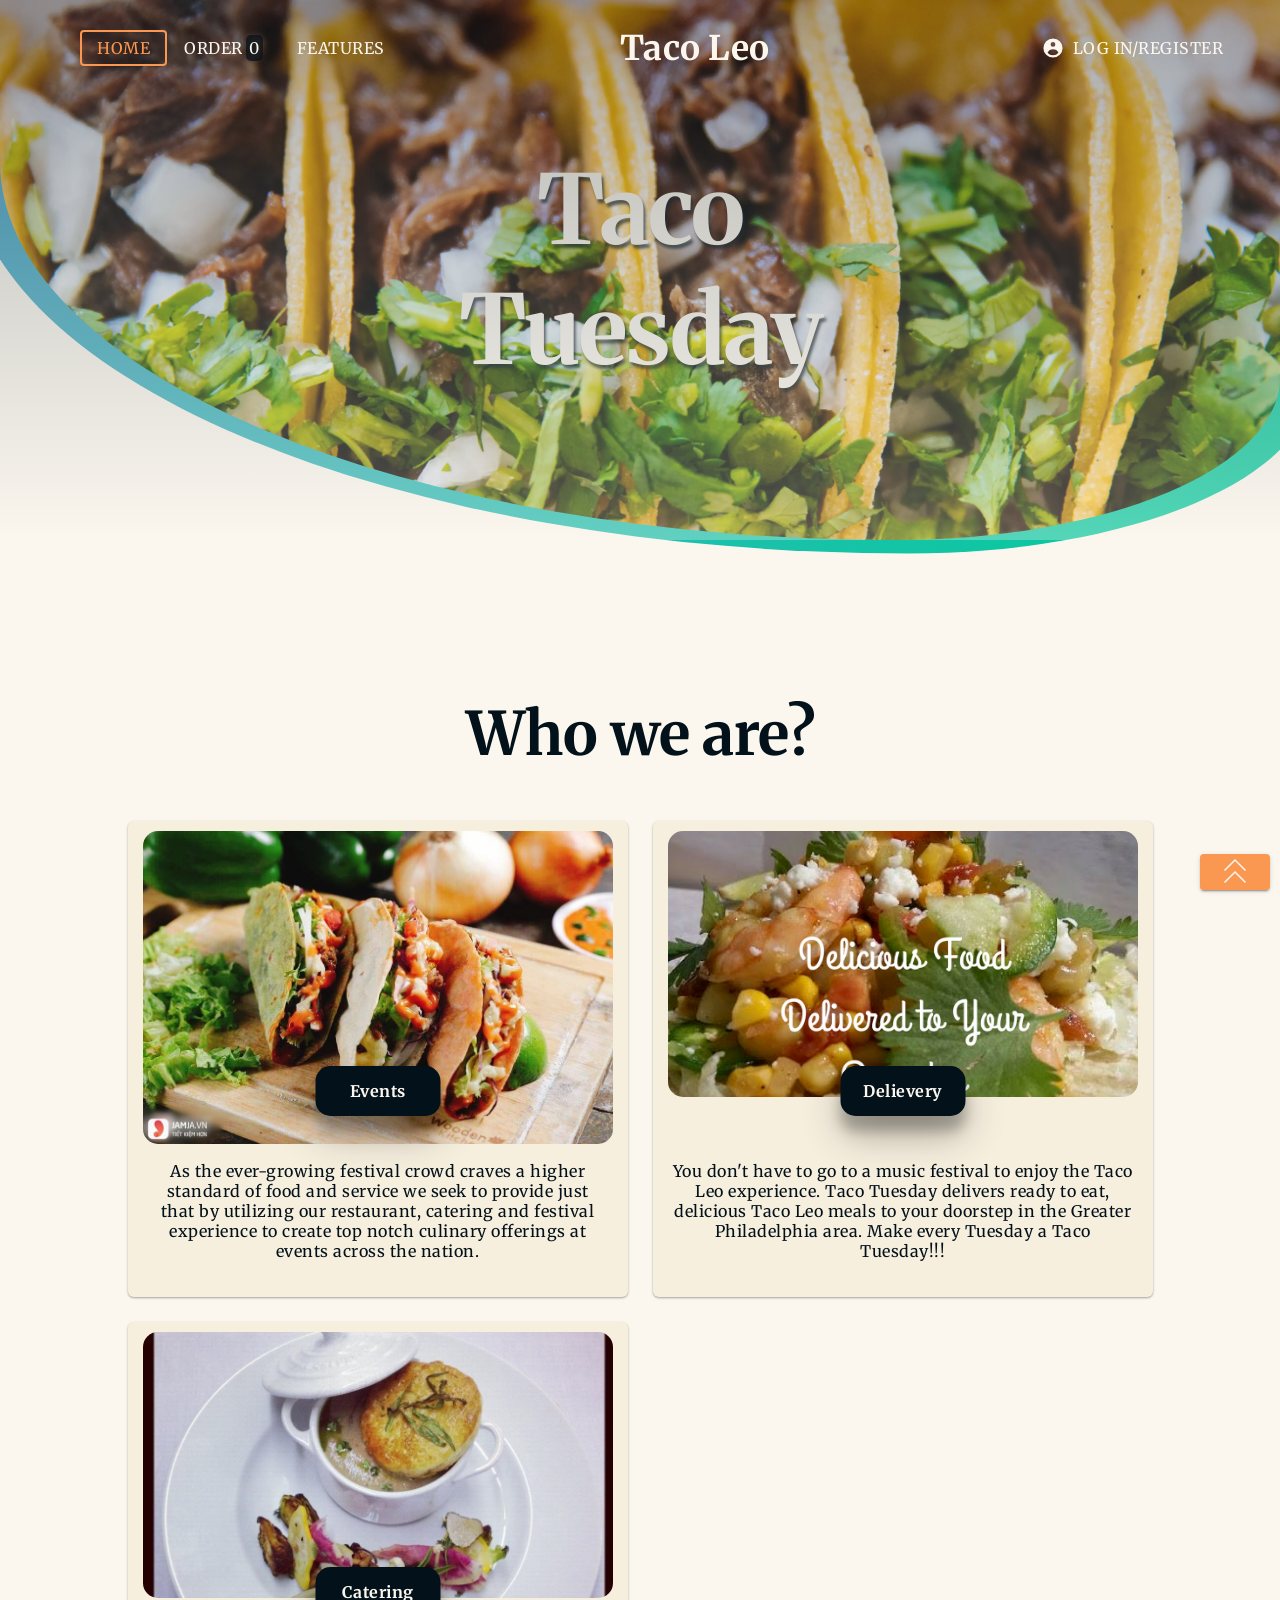
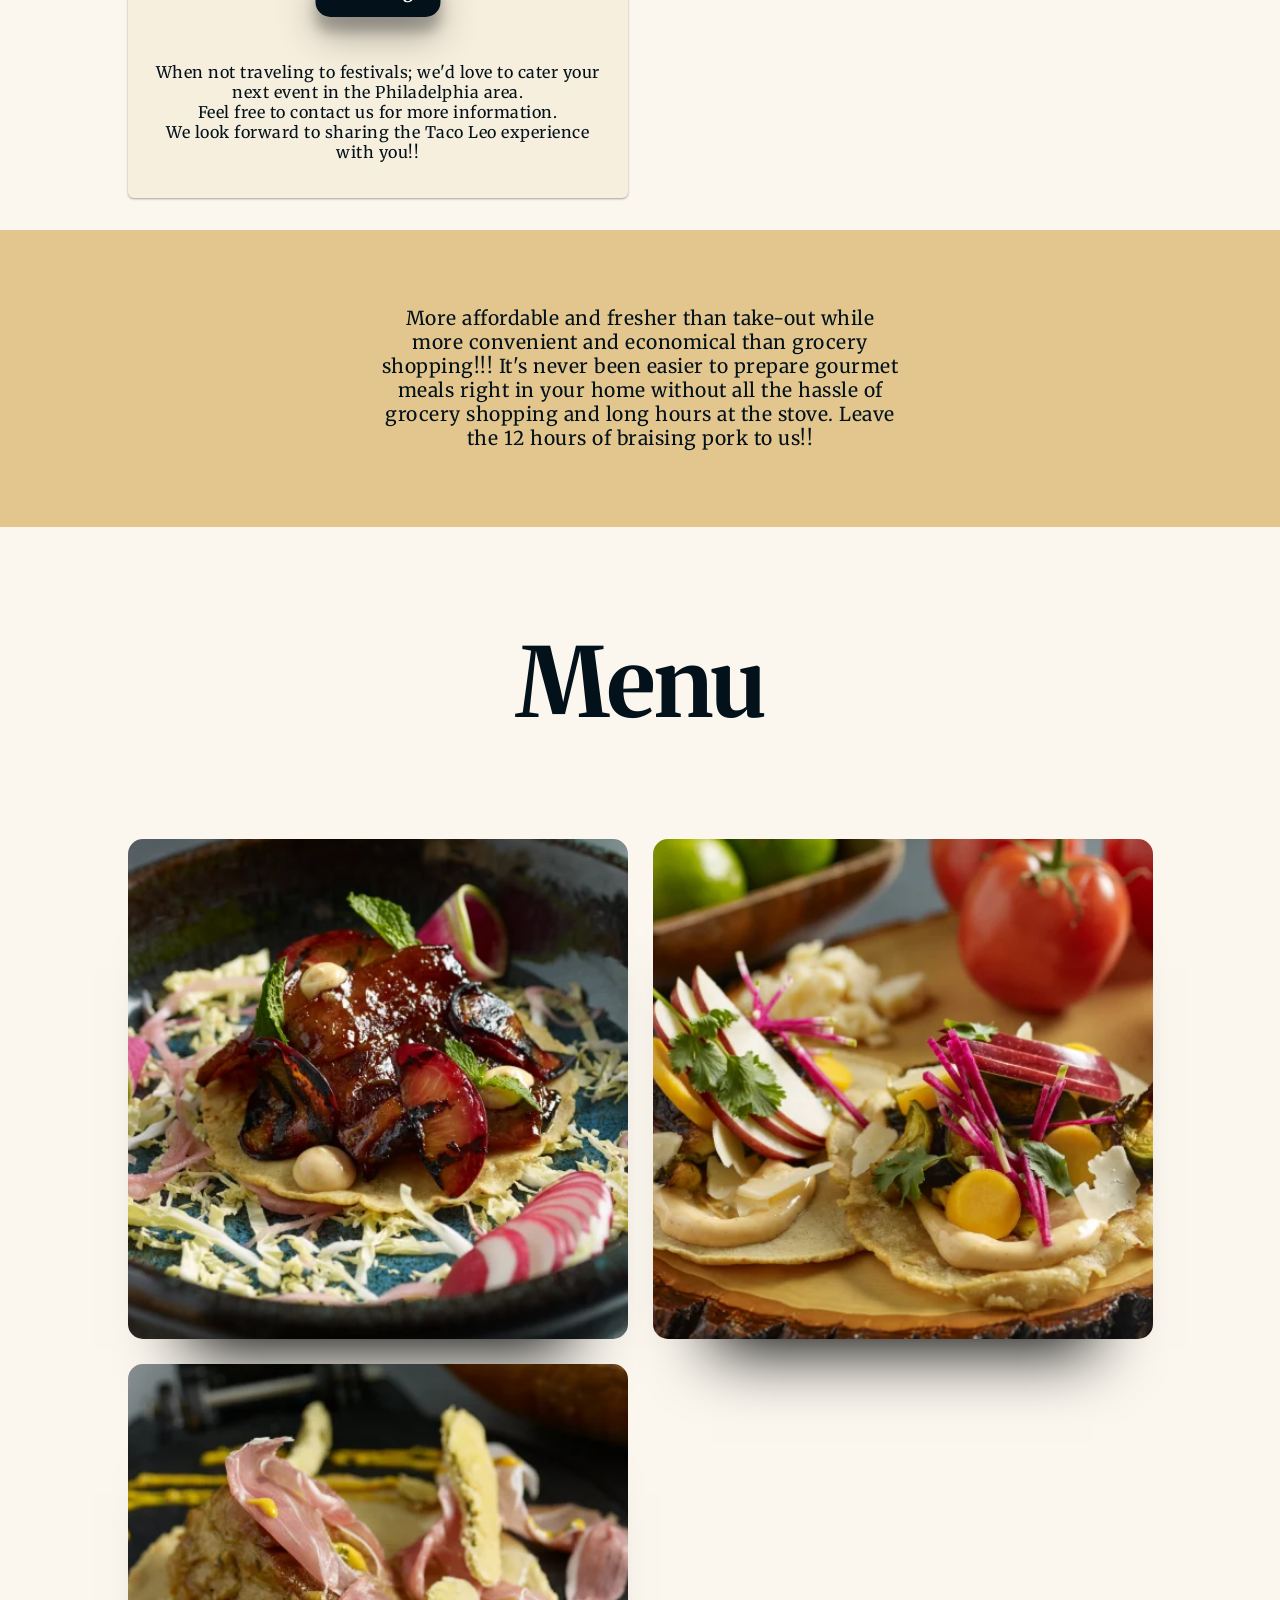
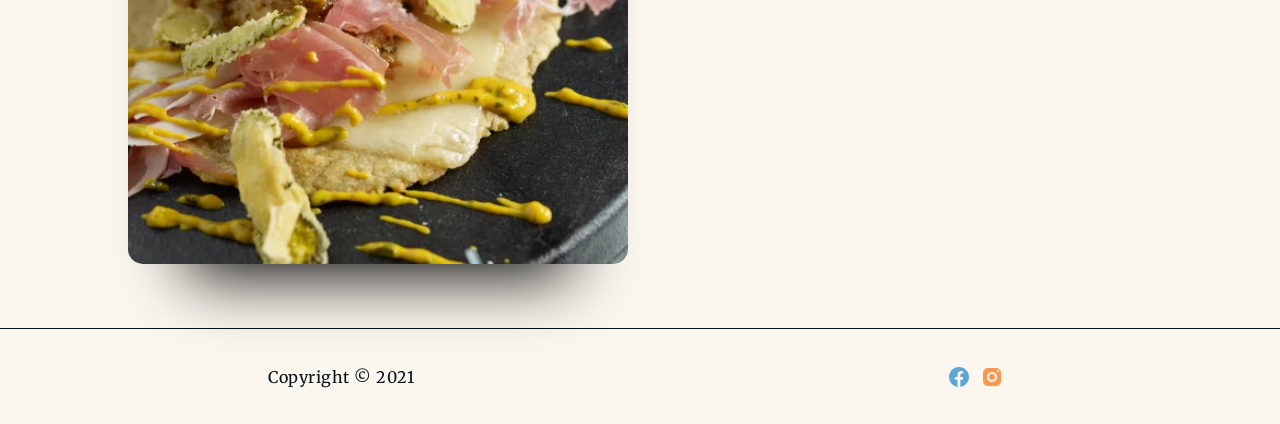
<file: 1.1/104175915-LeBaTung-Interface/1.1/web-dev-assign2/index.html>
<!DOCTYPE html>
<html lang="en">
  <head>
    <title>Taco Leo</title>
    <meta charset="UTF-8" />
    <meta name="viewport" content="width=device-width, initial-scale=1" />
    <!-- Loading base css -->
    <link href="css/style.css" rel="stylesheet" />
    <!-- Loading google fonts -->
    <link rel="preconnect" href="https://fonts.googleapis.com" />
    <link rel="preconnect" href="https://fonts.gstatic.com" crossorigin />
    <link
      href="https://fonts.googleapis.com/css2?family=Merriweather:ital,wght@0,400;0,700;1,400;1,700&display=swap"
      rel="stylesheet"
    />
    <!-- Loading utility functions -->
    <script src="js/utils.js"></script>
    <!-- Using defer to load the script after finishing rendering the DOM -->
    <script defer src="js/script.js"></script>
  </head>
  <body>
    <!-- Temp elements for scroll to top button -->
    <span id="top"></span>
    <a href="#top" class="btn ripple__wrapper totop">
      <svg
        xmlns="http://www.w3.org/2000/svg"
        className="h-6 w-6"
        fill="none"
        viewBox="0 0 24 24"
        stroke="currentColor"
      >
        <path
          strokeLinecap="round"
          strokeLinejoin="round"
          strokeWidth="{2}"
          d="M5 11l7-7 7 7M5 19l7-7 7 7"
        />
      </svg>
    </a>
    <article class="container">
      <!-- Using BEM sytax for naming class -->
      <header>
        <nav class="header__navbar">
          <!-- Toogle left menu for mobile mode -->
          <div class="header__navbar__menu--left">
            <span class="header__navbar__menu--left__line"></span>
            <span class="header__navbar__menu--left__line"></span>
            <span class="header__navbar__menu--left__line"></span>
          </div>
          <!-- Left side of the navbar show basic pages -->
          <ul class="header__navbar__wrapper--left">
            <li
              class="ripple__wrapper header__navbar__link header__navbar__link--active"
            >
              <a href="index.html">Home</a>
            </li>
            <li
              class="ripple__wrapper header__navbar__link header__navbar__link--order"
            >
              <a href="order.html"
                >Order
                <span class="header__navbar__link--order__cart">0</span></a
              >
            </li>
            <li class="ripple__wrapper header__navbar__link">
              <a href="features.html">Features</a>
            </li>
          </ul>
          <!-- Middle part of the navbar showing web title or icon -->
          <div class="header__navbar__wrapper--right">
            <h4 class="header__navbar__heading">Taco Leo</h4>
          </div>
          <!-- Right side of the navbar showing register/login button -->
          <ul class="header__navbar__wrapper--right">
            <li class="ripple__wrapper header__navbar__link">
              <a href="register.html">
                <span class="icon">
                  <svg
                    xmlns="http://www.w3.org/2000/svg"
                    class="h-5 w-5"
                    viewBox="0 0 20 20"
                    fill="currentColor"
                  >
                    <path
                      fill-rule="evenodd"
                      d="M18 10a8 8 0 11-16 0 8 8 0 0116 0zm-6-3a2 2 0 11-4 0 2 2 0 014 0zm-2 4a5 5 0 00-4.546 2.916A5.986 5.986 0 0010 16a5.986 5.986 0 004.546-2.084A5 5 0 0010 11z"
                      clip-rule="evenodd"
                    />
                  </svg>
                </span>
                <span class="header__navbar__link__inner--desktop"
                  >Log In/Register</span
                >
              </a>
            </li>
          </ul>
        </nav>
        <!-- Box Highlight Navbar when focus or being actived -->
        <div class="header__navbar__box"></div>
        <!-- Cover photo for the page -->
        <div class="header__banner header__banner--home">
          <h1>Taco<br />Tuesday</h1>
        </div>
      </header>
      <main class="main--home">
        <section class="main__aboutus">
          <h2>Who we are?</h2>
          <div class="main__aboutus__container">
            <div class="main__aboutus__content">
              <img src="images/tacos.jpg" alt="Events" />
              <p class="main__aboutus__content__title">Events</p>
              <p class="main__aboutus_-content__description">
                As the ever-growing festival crowd craves a higher standard of
                food and service we seek to provide just that by utilizing our
                restaurant, catering and festival experience to create top notch
                culinary offerings at events across the nation.
              </p>
            </div>
            <div class="main__aboutus__content">
              <img src="images/home.delivery.png" alt="Delivery" />
              <p class="main__aboutus__content__title">Delievery</p>
              <p class="main__aboutus_-content__description">
                You don't have to go to a music festival to enjoy the Taco Leo
                experience. Taco Tuesday delivers ready to eat, delicious Taco
                Leo meals to your doorstep in the Greater Philadelphia area.
                Make every Tuesday a Taco Tuesday!!!
              </p>
            </div>
            <div class="main__aboutus__content">
              <img src="images/home.catering.jpeg" alt="Catering" />
              <p class="main__aboutus__content__title">Catering</p>
              <p class="main__aboutus_-content__description">
                When not traveling to festivals; we'd love to cater your next
                event in the Philadelphia area. <br />Feel free to contact us
                for more information. <br />We look forward to sharing the Taco
                Leo experience with you!!
              </p>
            </div>
          </div>
        </section>
        <section class="main__moreaboutus">
          <p>
            More affordable and fresher than take-out while more convenient and
            economical than grocery shopping!!! It's never been easier to
            prepare gourmet meals right in your home without all the hassle of
            grocery shopping and long hours at the stove. Leave the 12 hours of
            braising pork to us!!
          </p>
        </section>
        <section class="main__menu">
          <h1>Menu</h1>
          <div class="main__menu__container">
            <div class="main__menu__item ripple__wrapper">
              <p class="main__menu__item__name">Cinco de Mayo</p>
              <p class="main__menu__item__type">Meal for Two</p>
              <p class="main__menu__item__price">$50</p>
            </div>
            <div class="main__menu__item ripple__wrapper">
              <p class="main__menu__item__name">Cinco de Mayo</p>
              <p class="main__menu__item__type">Meal for Four</p>
              <p class="main__menu__item__price">$80</p>
            </div>
            <div class="main__menu__item ripple__wrapper">
              <p class="main__menu__item__name">Cinco de Mayo</p>
              <p class="main__menu__item__type">Meal for Six</p>
              <p class="main__menu__item__price">$105</p>
            </div>
          </div>
        </section>
        <!-- <section class="main__map">
          <h2>Our Next Destination</h2>
          <h4>December 10-12</h4>
          <p>
            Rolling Loud California, San Bernadino, CA: Rolling Loud Cereal Bar
            & Rolling Loud Eats
          </p>
          <div style="width: 100%">
            <iframe
              width="100%"
              height="600"
              frameborder="0"
              scrolling="no"
              marginheight="0"
              marginwidth="0"
              src="https://maps.google.com/maps?width=100%25&amp;height=600&amp;hl=en&amp;q=California,%20San%20Bernardino,%20CA+(Tica's%20Taco)&amp;t=&amp;z=15&amp;ie=UTF8&amp;iwloc=B&amp;output=embed"
              ><a href="https://www.gps.ie/car-satnav-gps/">car gps</a></iframe
            >
          </div>
        </section> -->
      </main>
      <footer>
        <div class="footer__copyright"><p>Copyright © 2021</p></div>
        <div class="footer__social">
          <a
            href="https://www.facebook.com/TacoLeoVN/?locale=vi_VN"
            class="footer__social--facebook"
          >
            <svg
              class="icon"
              xmlns="http://www.w3.org/2000/svg"
              x="0px"
              y="0px"
              width="24"
              height="24"
              viewBox="0 0 24 24"
            >
              <path
                d="M11.666,2.005C6.62,2.17,2.374,6.251,2.025,11.288c-0.369,5.329,3.442,9.832,8.481,10.589V14.65H8.892 c-0.726,0-1.314-0.588-1.314-1.314v0c0-0.726,0.588-1.314,1.314-1.314h1.613v-1.749c0-2.896,1.411-4.167,3.818-4.167 c0.357,0,0.662,0.008,0.921,0.021c0.636,0.031,1.129,0.561,1.129,1.198v0c0,0.663-0.537,1.2-1.2,1.2h-0.442 c-1.022,0-1.379,0.969-1.379,2.061v1.437h1.87c0.591,0,1.043,0.527,0.953,1.111l-0.108,0.701c-0.073,0.47-0.477,0.817-0.953,0.817 h-1.762v7.247C18.235,21.236,22,17.062,22,12C22,6.366,17.341,1.821,11.666,2.005z"
              ></path>
            </svg>
          </a>
          <a
            href="https://www.instagram.com/tacoleovn/"
            class="footer__social--instagram"
          >
            <svg
              class="icon"
              xmlns="http://www.w3.org/2000/svg"
              x="0px"
              y="0px"
              width="24"
              height="24"
              viewBox="0 0 24 24"
            >
              <path
                d="M 8 3 C 5.239 3 3 5.239 3 8 L 3 16 C 3 18.761 5.239 21 8 21 L 16 21 C 18.761 21 21 18.761 21 16 L 21 8 C 21 5.239 18.761 3 16 3 L 8 3 z M 18 5 C 18.552 5 19 5.448 19 6 C 19 6.552 18.552 7 18 7 C 17.448 7 17 6.552 17 6 C 17 5.448 17.448 5 18 5 z M 12 7 C 14.761 7 17 9.239 17 12 C 17 14.761 14.761 17 12 17 C 9.239 17 7 14.761 7 12 C 7 9.239 9.239 7 12 7 z M 12 9 A 3 3 0 0 0 9 12 A 3 3 0 0 0 12 15 A 3 3 0 0 0 15 12 A 3 3 0 0 0 12 9 z"
              ></path>
            </svg>
          </a>
        </div>
      </footer>
    </article>
  </body>
</html>
</file>
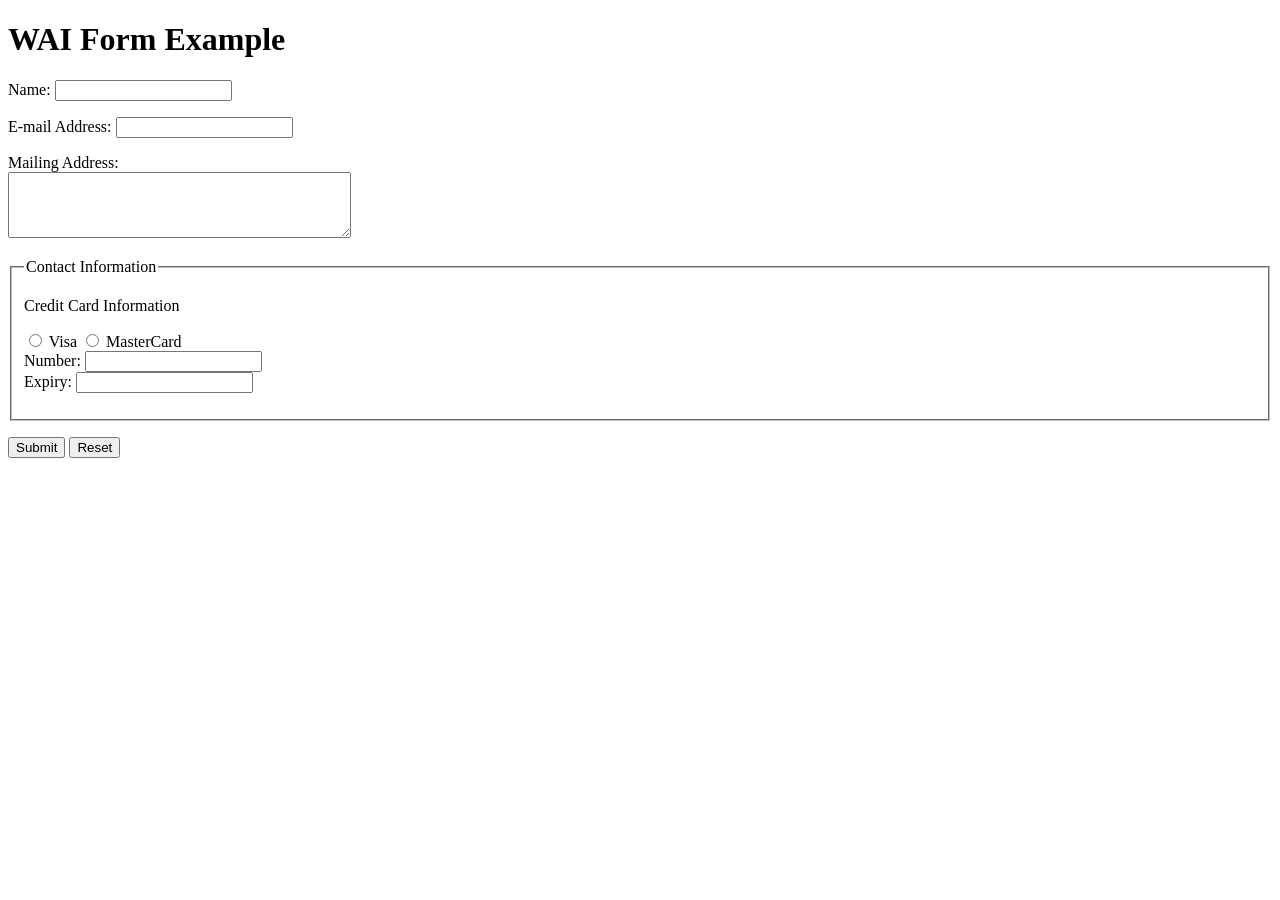
<file: 1.3/1.3/formtask.html>
<!DOCTYPE html>
<html lang="en">
  <head>
    <title>WAI Form Task</title>
    <meta charset="utf-8" />
    <meta name="keywords" content="Accessibility,Lab,Tasks" />
    <meta name="description" content="WAI Form Task" />
  </head>

  <body>
    <h1>WAI Form Example</h1>
    <form
      method="post"
      action="http://mercury.ict.swin.edu.au/it000000/formtest.php"
    >
      <p>
        <label for="cname">Name: </label>
        <input type="text" name="name" id="cname" />
      </p>
      <p>
        <label for="cemail">E-mail Address: </label>
        <input type="text" name="email" id="cemail" />
      </p>
      <p>
        <label for="caddr"> Mailing Address:</label><br />
        <textarea name="address" id="caddr" rows="4" cols="40"></textarea>
      </p>
      <fieldset>
        <legend>Contact Information</legend>
        <p>Credit Card Information</p>
        <p>
          <label for="cvisa"
            ><input type="radio" name="card" id="cvisa" value="visa" />
            Visa</label
          >
          <label for="cmc"
            ><input type="radio" name="card" id="cmc" value="mc" />
            MasterCard</label
          ><br />

          <label>Number: <input type="text" name="number" id="cnumber" /></label
          ><br />
          <label
            >Expiry: <input type="text" name="expiry" id="cexpiry"
          /></label>
        </p>
      </fieldset>
      <p>
        <button type="submit" value="Submit order">Submit</button>

        <button type="reset" value="Clear order">Reset</button>
      </p>
    </form>
  </body>
</html>
</file>
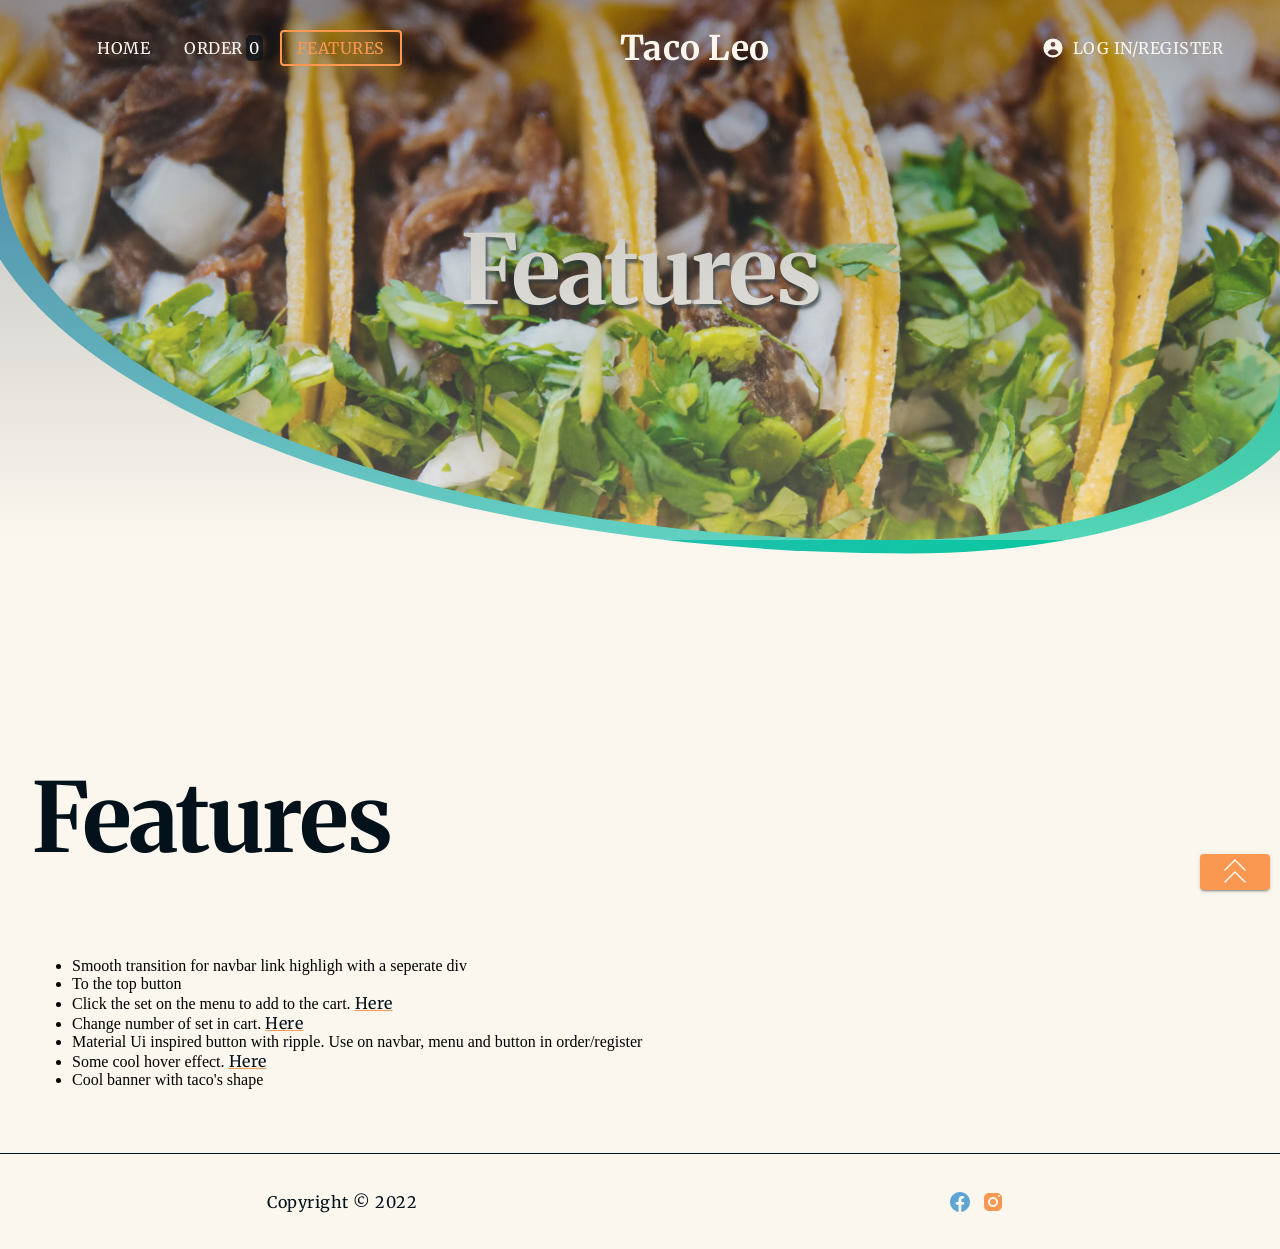
<file: 1.1/104175915-LeBaTung-Interface/1.1/web-dev-assign2/features.html>
<!DOCTYPE html>
<html lang="en">
  <head>
    <title>Taco Leo</title>
    <meta charset="UTF-8" />
    <meta name="viewport" content="width=device-width, initial-scale=1" />
    <!-- Loading base css -->
    <link href="css/style.css" rel="stylesheet" />
    <!-- Loading google fonts -->
    <link rel="preconnect" href="https://fonts.googleapis.com" />
    <link rel="preconnect" href="https://fonts.gstatic.com" crossorigin />
    <link
      href="https://fonts.googleapis.com/css2?family=Merriweather:ital,wght@0,400;0,700;1,400;1,700&display=swap"
      rel="stylesheet"
    />
    <!-- Loading utility functions -->
    <script src="js/utils.js"></script>
    <!-- Using defer to load the script after finishing rendering the DOM -->
    <script defer src="js/order.js"></script>
    <script defer src="js/script.js"></script>
  </head>
  <body>
    <!-- Temp elements for scroll to top button -->
    <span id="top"></span>
    <a href="#top" class="btn ripple__wrapper totop">
      <svg
        xmlns="http://www.w3.org/2000/svg"
        className="h-6 w-6"
        fill="none"
        viewBox="0 0 24 24"
        stroke="currentColor"
      >
        <path
          strokeLinecap="round"
          strokeLinejoin="round"
          strokeWidth="{2}"
          d="M5 11l7-7 7 7M5 19l7-7 7 7"
        />
      </svg>
    </a>
    <article class="container">
      <!-- Using BEM sytax for naming class -->
      <header>
        <nav class="header__navbar">
          <!-- Toogle left menu for mobile mode -->
          <div class="header__navbar__menu--left">
            <span class="header__navbar__menu--left__line"></span>
            <span class="header__navbar__menu--left__line"></span>
            <span class="header__navbar__menu--left__line"></span>
          </div>
          <!-- Left side of the navbar show basic pages -->
          <ul class="header__navbar__wrapper--left">
            <li class="ripple__wrapper header__navbar__link">
              <a href="index.html">Home</a>
            </li>
            <li
              class="ripple__wrapper header__navbar__link header__navbar__link--order"
            >
              <a href="order.html"
                >Order
                <span class="header__navbar__link--order__cart">0</span></a
              >
            </li>
            <li
              class="ripple__wrapper header__navbar__link header__navbar__link--active"
            >
              <a href="features.html">Features</a>
            </li>
          </ul>
          <!-- Middle part of the navbar showing web title or icon -->
          <div class="header__navbar__wrapper--right">
            <h4 class="header__navbar__heading">Taco Leo</h4>
          </div>
          <!-- Right side of the navbar showing register/login button -->
          <ul class="header__navbar__wrapper--right">
            <li class="ripple__wrapper header__navbar__link">
              <a href="register.html">
                <span class="icon">
                  <svg
                    xmlns="http://www.w3.org/2000/svg"
                    class="h-5 w-5"
                    viewBox="0 0 20 20"
                    fill="currentColor"
                  >
                    <path
                      fill-rule="evenodd"
                      d="M18 10a8 8 0 11-16 0 8 8 0 0116 0zm-6-3a2 2 0 11-4 0 2 2 0 014 0zm-2 4a5 5 0 00-4.546 2.916A5.986 5.986 0 0010 16a5.986 5.986 0 004.546-2.084A5 5 0 0010 11z"
                      clip-rule="evenodd"
                    />
                  </svg>
                </span>
                <span class="header__navbar__link__inner--desktop"
                  >Log In/Register</span
                >
              </a>
            </li>
          </ul>
        </nav>
        <!-- Box Highlight Navbar when focus or being actived -->
        <div class="header__navbar__box"></div>
        <!-- Cover photo for the page -->
        <div class="header__banner header__banner--home">
          <h1>Features</h1>
        </div>
      </header>
      <main class="main--features">
        <h1>Features</h1>
        <ul>
          <li>
            Smooth transition for navbar link highligh with a seperate div
          </li>
          <li>To the top button</li>
          <li>
            Click the set on the menu to add to the cart.
            <span><a href="index.html">Here</a></span>
          </li>
          <li>
            Change number of set in cart.
            <span><a href="order.html">Here</a></span>
          </li>
          <li>
            Material Ui inspired button with ripple. Use on navbar, menu and
            button in order/register
          </li>
          <li>
            Some cool hover effect. <span><a href="index.html">Here</a></span>
          </li>
          <li>Cool banner with taco's shape</li>
        </ul>
      </main>
      <footer>
        <div class="footer__copyright"><p>Copyright © 2022</p></div>
        <div class="footer__social">
          <a
            href="https://www.facebook.com/TacoLeoVN/?locale=vi_VN"
            class="footer__social--facebook"
          >
            <svg
              class="icon"
              xmlns="http://www.w3.org/2000/svg"
              x="0px"
              y="0px"
              width="24"
              height="24"
              viewBox="0 0 24 24"
            >
              <path
                d="M11.666,2.005C6.62,2.17,2.374,6.251,2.025,11.288c-0.369,5.329,3.442,9.832,8.481,10.589V14.65H8.892 c-0.726,0-1.314-0.588-1.314-1.314v0c0-0.726,0.588-1.314,1.314-1.314h1.613v-1.749c0-2.896,1.411-4.167,3.818-4.167 c0.357,0,0.662,0.008,0.921,0.021c0.636,0.031,1.129,0.561,1.129,1.198v0c0,0.663-0.537,1.2-1.2,1.2h-0.442 c-1.022,0-1.379,0.969-1.379,2.061v1.437h1.87c0.591,0,1.043,0.527,0.953,1.111l-0.108,0.701c-0.073,0.47-0.477,0.817-0.953,0.817 h-1.762v7.247C18.235,21.236,22,17.062,22,12C22,6.366,17.341,1.821,11.666,2.005z"
              ></path>
            </svg>
          </a>
          <a
            href="https://www.instagram.com/tacoleovn/"
            class="footer__social--instagram"
          >
            <svg
              class="icon"
              xmlns="http://www.w3.org/2000/svg"
              x="0px"
              y="0px"
              width="24"
              height="24"
              viewBox="0 0 24 24"
            >
              <path
                d="M 8 3 C 5.239 3 3 5.239 3 8 L 3 16 C 3 18.761 5.239 21 8 21 L 16 21 C 18.761 21 21 18.761 21 16 L 21 8 C 21 5.239 18.761 3 16 3 L 8 3 z M 18 5 C 18.552 5 19 5.448 19 6 C 19 6.552 18.552 7 18 7 C 17.448 7 17 6.552 17 6 C 17 5.448 17.448 5 18 5 z M 12 7 C 14.761 7 17 9.239 17 12 C 17 14.761 14.761 17 12 17 C 9.239 17 7 14.761 7 12 C 7 9.239 9.239 7 12 7 z M 12 9 A 3 3 0 0 0 9 12 A 3 3 0 0 0 12 15 A 3 3 0 0 0 15 12 A 3 3 0 0 0 12 9 z"
              ></path>
            </svg>
          </a>
        </div>
      </footer>
    </article>
  </body>
</html>
</file>
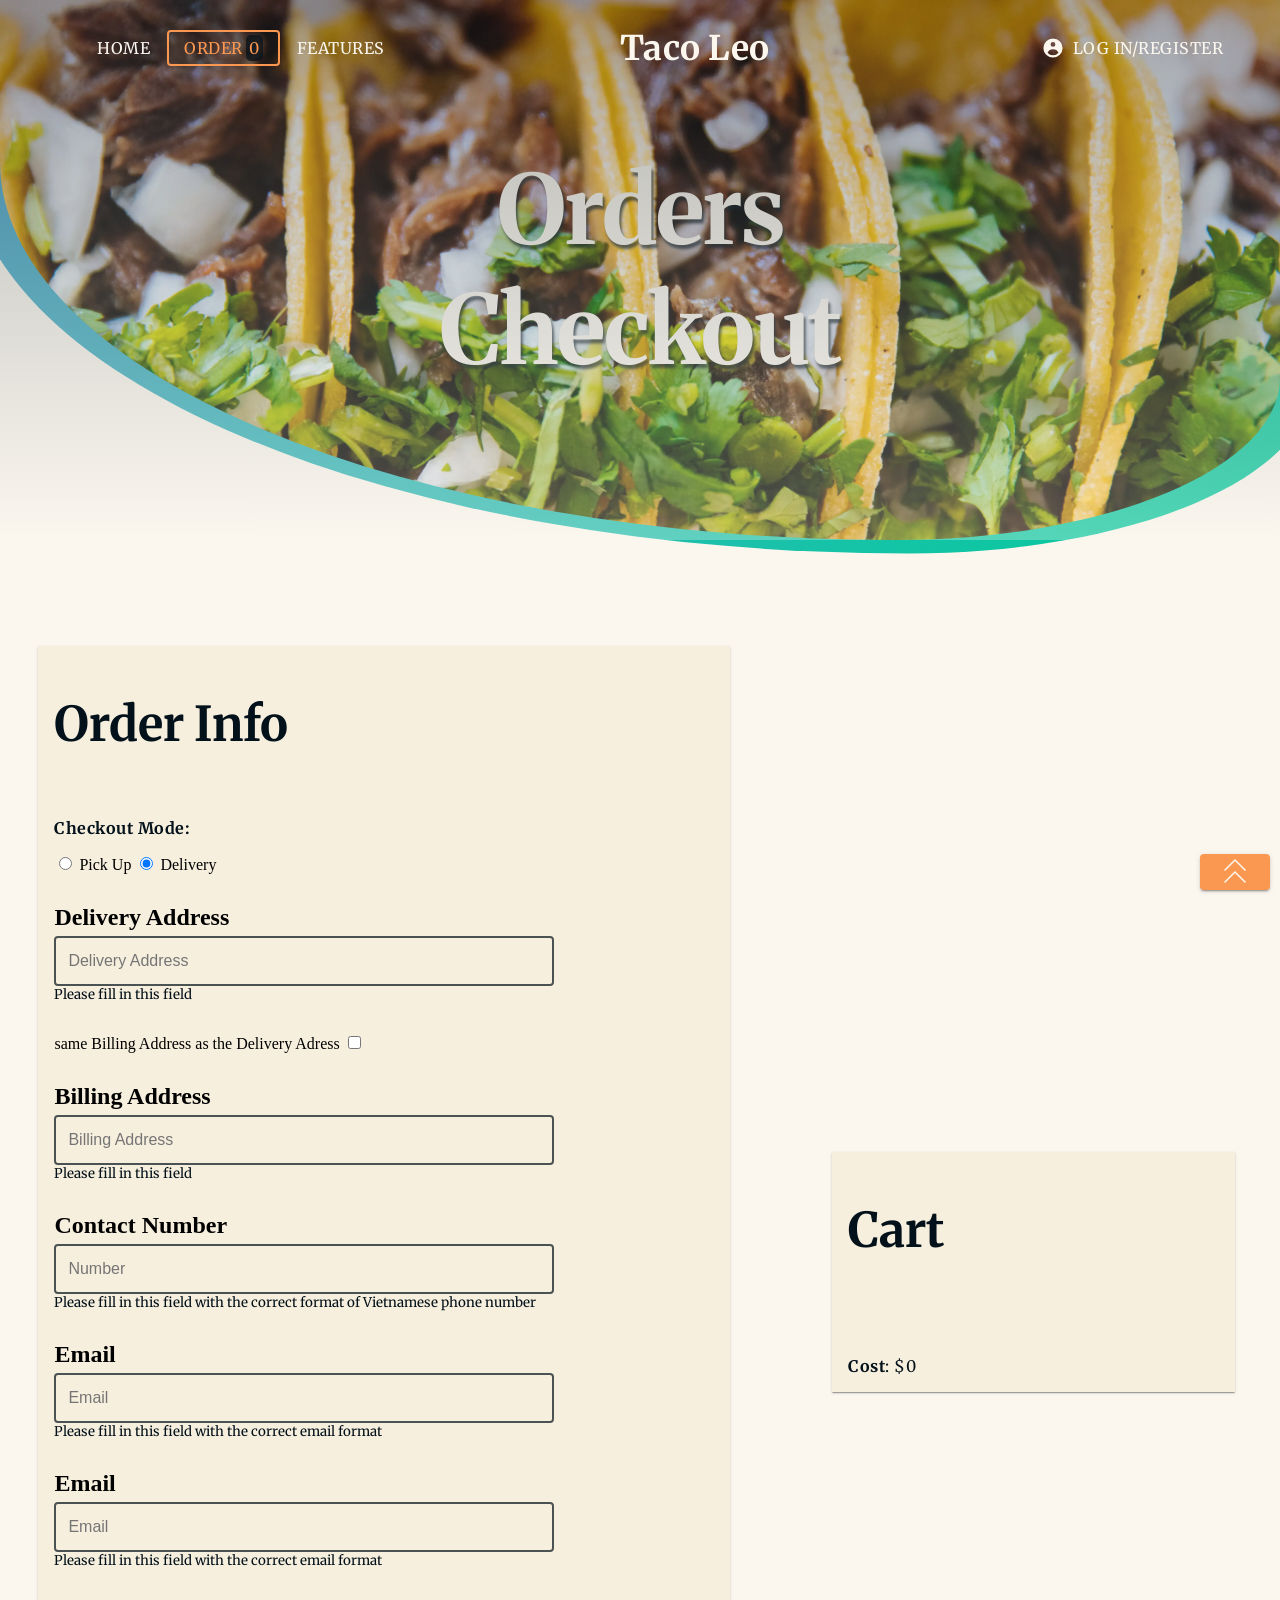
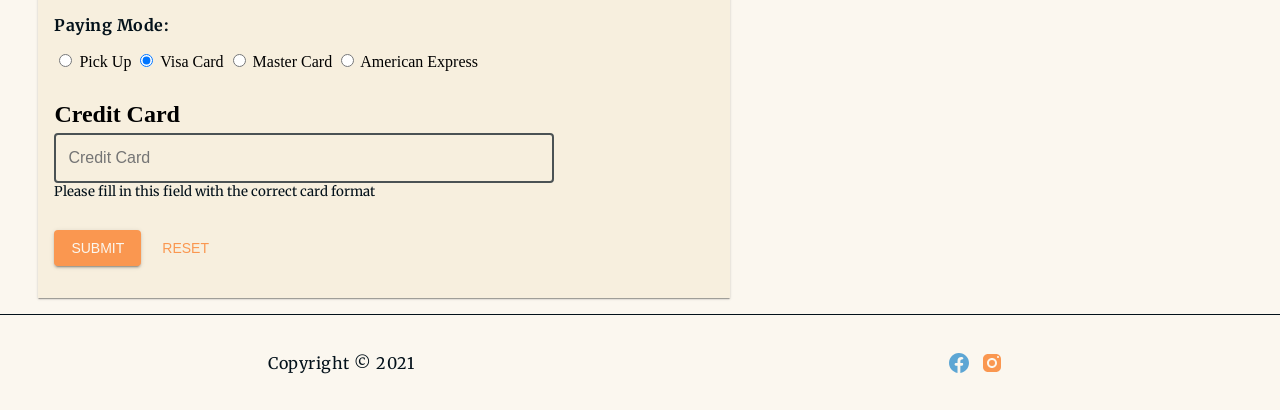
<file: 1.1/104175915-LeBaTung-Interface/1.1/web-dev-assign2/order.html>
<!DOCTYPE html>
<html lang="en">
  <head>
    <title>Tica's Taco</title>
    <meta charset="UTF-8" />
    <meta name="viewport" content="width=device-width, initial-scale=1" />
    <!-- Loading base css -->
    <link href="css/style.css" rel="stylesheet" />
    <!-- Loading google fonts -->
    <link rel="preconnect" href="https://fonts.googleapis.com" />
    <link rel="preconnect" href="https://fonts.gstatic.com" crossorigin />
    <link
      href="https://fonts.googleapis.com/css2?family=Merriweather:ital,wght@0,400;0,700;1,400;1,700&display=swap"
      rel="stylesheet"
    />
    <!-- Loading utility functions -->
    <script src="js/utils.js"></script>
    <!-- Using defer to load the script after finishing rendering the DOM -->
    <script defer src="js/script.js"></script>
    <script defer src="js/order.js"></script>
  </head>
  <body>
    <!-- Temp elements for scroll to top button -->
    <span id="top"></span>
    <a href="#top" class="btn ripple__wrapper totop">
      <svg
        xmlns="http://www.w3.org/2000/svg"
        className="h-6 w-6"
        fill="none"
        viewBox="0 0 24 24"
        stroke="currentColor"
      >
        <path
          strokeLinecap="round"
          strokeLinejoin="round"
          strokeWidth="{2}"
          d="M5 11l7-7 7 7M5 19l7-7 7 7"
        />
      </svg>
    </a>
    <article class="container container--order">
      <!-- Using BEM sytax for naming class -->
      <header>
        <nav class="header__navbar">
          <!-- Toogle left menu for mobile mode -->
          <div class="header__navbar__menu--left">
            <span class="header__navbar__menu--left__line"></span>
            <span class="header__navbar__menu--left__line"></span>
            <span class="header__navbar__menu--left__line"></span>
          </div>
          <!-- Left side of the navbar show basic pages -->
          <ul class="header__navbar__wrapper--left">
            <li class="ripple__wrapper header__navbar__link">
              <a href="index.html">Home</a>
            </li>
            <li
              class="ripple__wrapper header__navbar__link header__navbar__link--order header__navbar__link--active"
            >
              <a href="order.html"
                >Order
                <span class="header__navbar__link--order__cart">0</span></a
              >
            </li>
            <li class="ripple__wrapper header__navbar__link">
              <a href="features.html">Features</a>
            </li>
          </ul>
          <!-- Middle part of the navbar showing web title or icon -->
          <div class="header__navbar__wrapper--right">
            <h4 class="header__navbar__heading">Taco Leo</h4>
          </div>
          <!-- Right side of the navbar showing register/login button -->
          <ul class="header__navbar__wrapper--right">
            <li class="ripple__wrapper header__navbar__link">
              <a href="register.html">
                <span class="icon">
                  <svg
                    xmlns="http://www.w3.org/2000/svg"
                    class="h-5 w-5"
                    viewBox="0 0 20 20"
                    fill="currentColor"
                  >
                    <path
                      fill-rule="evenodd"
                      d="M18 10a8 8 0 11-16 0 8 8 0 0116 0zm-6-3a2 2 0 11-4 0 2 2 0 014 0zm-2 4a5 5 0 00-4.546 2.916A5.986 5.986 0 0010 16a5.986 5.986 0 004.546-2.084A5 5 0 0010 11z"
                      clip-rule="evenodd"
                    />
                  </svg>
                </span>
                <span class="header__navbar__link__inner--desktop"
                  >Log In/Register</span
                >
              </a>
            </li>
          </ul>
        </nav>
        <!-- Box Highlight Navbar when focus or being actived -->
        <div class="header__navbar__box"></div>
        <!-- Cover photo for the page -->
        <div class="header__banner header__banner--home">
          <h1>Orders<br />Checkout</h1>
        </div>
      </header>
      <main class="main--order">
        <form
          class="main--order__form__container"
          action="http://mercury.swin.edu.au/it000000/cos10005/regtest.php"
          method="post"
        >
          <h3>Order Info</h3>
          <div class="input__wrapper">
            <p><strong>Checkout Mode:</strong></p>
            <input
              type="radio"
              id="input__checkout-mode--pickup"
              name="Checkout Mode"
              value="pickup"
            />
            <label for="input__checkout-mode--pickup">Pick Up</label>
            <input
              type="radio"
              checked
              id="input__checkout-mode--delivery"
              name="Checkout Mode"
              value="delivery"
            />
            <label for="input__checkout-mode--delivery">Delivery</label>
          </div>
          <div class="input__wrapper">
            <label class="input__label" for="input__delivery-adress"
              >Delivery Address</label
            >
            <input
              type="text"
              class="input__form"
              id="input__delivery-address"
              name="Delivery Address"
              placeholder="Delivery Address"
            />
            <small class="input__feedback">Please fill in this field</small>
          </div>
          <div class="input__wrapper">
            <label for="input__copy-delivery-to-billing"
              >same Billing Address as the Delivery Adress</label
            >
            <input
              type="checkbox"
              id="input__copy-delivery-to-billing"
              name="Use the same Billing Address as Delivery Dddress"
            />
          </div>
          <div class="input__wrapper">
            <label class="input__label" for="input__billing-adress"
              >Billing Address</label
            >
            <input
              type="text"
              class="input__form"
              id="input__billing-address"
              name="Billing Address"
              placeholder="Billing Address"
            />
            <small class="input__feedback">Please fill in this field</small>
          </div>
          <div class="input__wrapper">
            <label class="input__label" for="input__contact-number"
              >Contact Number</label
            >
            <!-- regrex for vietnamese phone number -->
            <input
              type="tel"
              class="input__form"
              id="input__contact-number"
              name="Contact Number"
              placeholder="Number"
            />
            <small class="input__feedback"
              >Please fill in this field with the correct format of Vietnamese
              phone number</small
            >
          </div>
          <div class="input__wrapper">
            <label class="input__label" for="input__email">Email</label>
            <input
              type="text"
              class="input__form"
              id="input__email"
              name="Email"
              placeholder="Email"
            />
            <small class="input__feedback"
              >Please fill in this field with the correct email format</small
            >
          </div>
          <div class="input__wrapper">
            <label class="input__label" for="input__email">Email</label>
            <input
              type="text"
              class="input__form"
              id="input__email"
              name="Email"
              placeholder="Email"
            />
            <small class="input__feedback"
              >Please fill in this field with the correct email format</small
            >
          </div>
          <div class="input__wrapper">
            <p><strong>Paying Mode:</strong></p>
            <input
              type="radio"
              id="input__pay-mode--pickup"
              name="Pay Mode"
              value="pickup"
            />
            <label for="input__pay-mode--pickup">Pick Up</label>
            <input
              type="radio"
              checked
              id="input__pay-mode--credit-card--visa"
              name="Pay Mode"
              value="visa"
            />
            <label for="input__pay-mode--credit-card--visa">Visa Card</label>
            <input
              type="radio"
              id="input__pay-mode--credit-card--master"
              name="Pay Mode"
              value="master"
            />
            <label for="input__pay-mode--credit-card--master"
              >Master Card</label
            >
            <input
              type="radio"
              id="input__pay-mode--credit-card--american-express"
              name="Pay Mode"
              value="American Express"
            />
            <label for="input__pay-mode--credit-card--american-express"
              >American Express</label
            >
          </div>
          <div class="input__wrapper">
            <label class="input__label" for="input__credit-card"
              >Credit Card</label
            >
            <input
              type="text"
              class="input__form"
              id="input__credit-card"
              name="Credit Card"
              placeholder="Credit Card"
            />
            <small class="input__feedback"
              >Please fill in this field with the correct card format</small
            >
          </div>
          <div class="input__buttons__wrapper">
            <input class="btn ripple__wrapper" type="submit" value="Submit" />
            <input
              class="btn btn--text ripple__wrapper"
              type="reset"
              value="Reset"
            />
          </div>
        </form>
      </main>
      <!-- Showing cart -->
      <aside class="main--order__cart">
        <div class="main--order__cart__container">
          <h3>Cart</h3>
          <ul class="main--order__cart__inner"></ul>
          <p class="main--order__cart__cost"><strong>Cost:</strong> $0</p>
        </div>
      </aside>
      <footer>
        <div class="footer__copyright"><p>Copyright © 2021</p></div>
        <div class="footer__social">
          <a
            href="https://www.facebook.com/TacoLeoVN/?locale=vi_VN"
            class="footer__social--facebook"
          >
            <svg
              class="icon"
              xmlns="http://www.w3.org/2000/svg"
              x="0px"
              y="0px"
              width="24"
              height="24"
              viewBox="0 0 24 24"
            >
              <path
                d="M11.666,2.005C6.62,2.17,2.374,6.251,2.025,11.288c-0.369,5.329,3.442,9.832,8.481,10.589V14.65H8.892 c-0.726,0-1.314-0.588-1.314-1.314v0c0-0.726,0.588-1.314,1.314-1.314h1.613v-1.749c0-2.896,1.411-4.167,3.818-4.167 c0.357,0,0.662,0.008,0.921,0.021c0.636,0.031,1.129,0.561,1.129,1.198v0c0,0.663-0.537,1.2-1.2,1.2h-0.442 c-1.022,0-1.379,0.969-1.379,2.061v1.437h1.87c0.591,0,1.043,0.527,0.953,1.111l-0.108,0.701c-0.073,0.47-0.477,0.817-0.953,0.817 h-1.762v7.247C18.235,21.236,22,17.062,22,12C22,6.366,17.341,1.821,11.666,2.005z"
              ></path>
            </svg>
          </a>
          <a
            href="https://www.instagram.com/tacoleovn/"
            class="footer__social--instagram"
          >
            <svg
              class="icon"
              xmlns="http://www.w3.org/2000/svg"
              x="0px"
              y="0px"
              width="24"
              height="24"
              viewBox="0 0 24 24"
            >
              <path
                d="M 8 3 C 5.239 3 3 5.239 3 8 L 3 16 C 3 18.761 5.239 21 8 21 L 16 21 C 18.761 21 21 18.761 21 16 L 21 8 C 21 5.239 18.761 3 16 3 L 8 3 z M 18 5 C 18.552 5 19 5.448 19 6 C 19 6.552 18.552 7 18 7 C 17.448 7 17 6.552 17 6 C 17 5.448 17.448 5 18 5 z M 12 7 C 14.761 7 17 9.239 17 12 C 17 14.761 14.761 17 12 17 C 9.239 17 7 14.761 7 12 C 7 9.239 9.239 7 12 7 z M 12 9 A 3 3 0 0 0 9 12 A 3 3 0 0 0 12 15 A 3 3 0 0 0 15 12 A 3 3 0 0 0 12 9 z"
              ></path>
            </svg>
          </a>
        </div>
      </footer>
    </article>
  </body>
</html>
</file>
<file: 1.1/104175915-LeBaTung-Interface/1.1/web-dev-assign2/css/style.css>
:root {
  --text-color: #03111a;
  --text-color--0_7: rgba(3, 17, 26, 0.7);
  --text-color-light: #fbf7ef;
  --background-color: #fbf7ef;
  --darker-background-color-1: #f7efde;
  --darker-background-color-2: #e2c68d;
  --primary-color: #fa9750;
  --primary-color--0_5: rgba(250, 151, 80, 0.5);
  --primary-color--0_3: rgba(250, 151, 80, 0.3);
  --second-color: #00cc99;
  --third-color: #5da6d4;
  --fourth-color: #f54940;
  --lighten-primary-color: #fbb888;
}

* {
  -webkit-box-sizing: border-box;
          box-sizing: border-box;
}

html {
  scroll-behavior: smooth;
}

body {
  margin: 0;
  padding: 0;
  overflow-x: hidden;
  width: 100%;
  min-height: 100vh;
  background-color: var(--background-color);
}

/* using grid to make minium height would be 100% and let footer stick at the bottom */
article.container {
  min-height: 100vh;
  display: -ms-grid;
  display: grid;
  -ms-grid-rows: auto 1fr auto;
  grid-template-rows: auto 1fr auto;
  -ms-grid-columns: 100%;
  grid-template-columns: 100%;
  margin: 0;
  padding: 0;
  overflow-x: hidden;
}
article.container > *:nth-child(1) {
  -ms-grid-row: 1;
  -ms-grid-column: 1;
}
article.container > *:nth-child(2) {
  -ms-grid-row: 2;
  -ms-grid-column: 1;
}
article.container > *:nth-child(3) {
  -ms-grid-row: 3;
  -ms-grid-column: 1;
}

article.container--register,
article.container--order {
  -ms-grid-columns: 30% 30% 5% 35%;
  grid-template-columns: 30% 30% 5% 35%;
      grid-template-areas:
    "header header header header"
    "main main . sidebar"
    "footer footer footer footer";
}

article.container--register header,
article.container--order header {
  -ms-grid-row: 1;
  -ms-grid-column: 1;
  -ms-grid-column-span: 4;
  grid-area: header;
}

article.container--register main,
article.container--order main {
  -ms-grid-row: 2;
  -ms-grid-column: 1;
  -ms-grid-column-span: 2;
  grid-area: main;
}

article.container--register aside,
article.container--order aside {
  -ms-grid-row: 2;
  -ms-grid-column: 4;
  grid-area: sidebar;
}

article.container--register footer,
article.container--order footer {
  -ms-grid-row: 3;
  -ms-grid-column: 1;
  -ms-grid-column-span: 4;
  grid-area: footer;
}

/* Setting up basic css for text elements */
p,
h1,
h2,
h3,
h4,
a,
small {
  color: var(--text-color);
  font-family: "Merriweather", serif;
}

/* Following Material Design Typography */
/* https://material.io/design/typography/the-type-system.html#type-scale */
h1 {
  font-size: 96px;
  letter-spacing: -1.5px;
}

h2 {
  font-size: 60px;
  letter-spacing: -0.5px;
}

h3 {
  font-size: 48px;
  letter-spacing: 0;
}

h4 {
  font-size: 34px;
  letter-spacing: 0.25px;
  font-weight: 700;
}

p,
a {
  font-size: 16px;
  letter-spacing: 0.5px;
}

.totop {
	position: fixed !important;
	right: 10px;
	bottom: 10px;
	height: 70px;
	width: 70px;
}

/* Limit icon size */
.icon {
  display: inline-block;
  width: 24px;
  height: 24px;
  margin-right: 8px;
  margin-left: -4px;
  vertical-align: top;
}

/* Change default a tag */
a {
  text-decoration: none;
}

/* Highlight hoverd link by incneasing font-weight */
a:hover,
a:focus,
a:active {
	font-weight: 700;
	color: var(--primary-color);
}

/* Button */
.btn {
  font-size: 0.875rem;
  text-transform: uppercase;
  text-decoration: none;
  -webkit-box-shadow: rgba(0, 0, 0, 0.2) 0px 3px 1px -2px,
    rgba(0, 0, 0, 0.14) 0px 2px 2px 0px, rgba(0, 0, 0, 0.12) 0px 1px 5px 0px;
          box-shadow: rgba(0, 0, 0, 0.2) 0px 3px 1px -2px,
    rgba(0, 0, 0, 0.14) 0px 2px 2px 0px, rgba(0, 0, 0, 0.12) 0px 1px 5px 0px;
  outline: none;
  border: 1px solid transparent;
  display: -webkit-inline-box;
  display: -ms-inline-flexbox;
  display: inline-flex;
  position: relative;
  -webkit-box-pack: center;
      -ms-flex-pack: center;
          justify-content: center;
  -webkit-box-align: center;
      -ms-flex-align: center;
          align-items: center;
  min-width: 64px;
  height: 36px;
  -webkit-user-select: none;
     -moz-user-select: none;
      -ms-user-select: none;
          user-select: none;
  overflow: visible;
  border-radius: 4px;
  padding: 0 16px 0 16px;
  background-color: var(--primary-color);
  color: var(--text-color-light);
}

.btn:hover,
.btn:active,
.btn:focus {
  cursor: pointer;
  -webkit-filter: brightness(85%);
          filter: brightness(85%);
}

.btn--text,
.btn--outlined {
  border-color: var(--primary-color);
  color: var(--primary-color);
  background-color: transparent;
}

.btn--text {
  border-color: transparent;
  -webkit-box-shadow: none;
          box-shadow: none;
}

.btn--text:hover,
.btn--text:active,
.btn--outlined:hover,
.btn--outlined:active {
  background-color: var(--primary-color--0_5);
  color: var(--lighten-primary-color);
}

.btn--text:focus,
.btn--outlined:focus {
  background-color: var(--primary-color--0_3);
  color: var(--lighten-primary-color);
}

.btn--disable {
  pointer-events: none;
  -webkit-filter: grayscale(1);
          filter: grayscale(1);
}

/* setting up ripple element */
.ripple__wrapper {
  overflow: hidden !important;
  position: relative;
}

.ripple__inner {
  position: absolute;
  left: 50%;
  -webkit-transform: translate(-50%, -50%);
      -ms-transform: translate(-50%, -50%);
          transform: translate(-50%, -50%);
  opacity: 0;
  width: 0;
  height: 0;
  border-radius: 50%;
  background-color: #181a1b;
  -webkit-filter: blur(4px);
          filter: blur(4px);
	z-index: 1;
  pointer-events: none;
}

/* colored ripple with btn-text, btn--outlined and navbar link */
.btn--text .ripple__inner,
.btn--outlined .ripple__inner,
.header__navbar__link .ripple__inner {
  background-color: currentColor;
}

.ripple__inner--active {
  -webkit-animation: ripple 400ms ease-in-out;
          animation: ripple 400ms ease-in-out;
}

/* Input */
.input__wrapper {
	margin-bottom: 30px;	
}

/* remove margin for the last input */
.input__wrapper:last-child {
	margin-bottom: 0;	
}

.input__label  {
	font-weight: 700;
	font-size: 24px;
	display: block;
	margin-bottom: 5px;
}

.input__form,
select {
  height: 50px;
  font-size: 16px;
  border: 2px solid var(--text-color--0_7);
  width: 100%;
	max-width: 500px;
  padding: 12px;
  border-radius: 4px;
	background-color: transparent;
}

.input__feedback {
	display: block;
}

.input__wrapper--error .input__form {
	border-color: var(--fourth-color);	
}

.input__wrapper--error .input__label,
.input__wrapper--error .input__feedback {
	color: var(--fourth-color);
}

.input__buttons__wrapper {
	margin-bottom: 2em;
}

/* Setting up navbar */
header {
  width: 100%;
  height: 96px;
  display: -webkit-box;
  display: -ms-flexbox;
  display: flex;
  -webkit-box-orient: horizontal;
  -webkit-box-direction: normal;
      -ms-flex-direction: row;
          flex-direction: row;
  -webkit-box-pack: center;
      -ms-flex-pack: center;
          justify-content: center; /* centering the navbar */
  -webkit-box-align: center;
      -ms-flex-align: center;
          align-items: center;
  position: relative;
}

.header__navbar {
  display: -webkit-box;
  display: -ms-flexbox;
  display: flex;
  -webkit-box-orient: horizontal;
  -webkit-box-direction: normal;
      -ms-flex-direction: row;
          flex-direction: row; /* flatten out the navbar */
  -webkit-box-align: center;
      -ms-flex-align: center;
          align-items: center; /* centering elements */
  -webkit-box-pack: justify;
      -ms-flex-pack: justify;
          justify-content: space-between; /* space the parts of the navbar between each other */
  max-width: 75em;
  width: 100%;
  z-index: 2;
}

.header__navbar ul {
  display: -webkit-box;
  display: -ms-flexbox;
  display: flex;
  -webkit-box-orient: horizontal;
  -webkit-box-direction: normal;
      -ms-flex-direction: row;
          flex-direction: row; /* flatten out the list */
  list-style: none;
}

.header__navbar__menu--left {
  display: none;
}

/* same border-radius as the box */
.header__navbar__link {
  /* blank ripple require color */
  color: var(--lighten-primary-color);
  border-radius: 4px;
}

.header__navbar__link a {
  text-transform: uppercase;
  text-decoration: none;
  outline: none;
  border: 1px solid transparent;
  display: -webkit-inline-box;
  display: -ms-inline-flexbox;
  display: inline-flex;
  position: relative;
  -webkit-box-pack: center;
      -ms-flex-pack: center;
          justify-content: center;
  -webkit-box-align: center;
      -ms-flex-align: center;
          align-items: center;
  width: 100%;
  min-width: 64px;
  height: 36px;
  -webkit-user-select: none;
     -moz-user-select: none;
      -ms-user-select: none;
          user-select: none;
  overflow: visible;
  border-radius: 4px;
  padding: 0 16px 0 16px;
  -webkit-transition: all 250ms ease-in-out;
  -o-transition: all 250ms ease-in-out;
  transition: all 250ms ease-in-out;
  color: var(--text-color-light);
}

/* highlight active link */
.header__navbar__link--active a {
  color: var(--primary-color);
}

/* change color of the box when navbar is hovered */
.header__navbar:hover + .header__navbar__box {
  border-color: var(--lighten-primary-color) !important;
}

/* highlight hovered link */
.header__navbar__link:hover a {
  color: var(--lighten-primary-color);
}

/* highlight the cart's counter */
.header__navbar__link--order__cart {
  padding: 0.2em;
  margin-left: 0.2em;
  background-color: var(--text-color--0_7);
  border-radius: 5px;
}

.header__navbar__box {
  /* bouncy version */
  /* transition: all 450ms cubic-bezier(0.25, 0.25, 0.325, 1.39); */
  /* snap into place version */
  -webkit-transition: all 250ms ease-in-out;
  -o-transition: all 250ms ease-in-out;
  transition: all 250ms ease-in-out;
  height: 80%;
  width: 30px;
  z-index: 1;
  border: 2px solid var(--primary-color);
  border-radius: 4px;
  position: absolute;
  left: -100px;
  /* set display none to make don't appear out of no where when load the web */
  display: none;
}

.header__navbar__heading {
  color: var(--text-color-light);
  text-align: center;
  -webkit-user-select: none;
     -moz-user-select: none;
      -ms-user-select: none;
          user-select: none;
}

/* highlight heading in the navbar when hover */
.header__navbar__heading:hover,
.header__navbar__heading:focus,
.header__navbar__heading:active {
  color: var(--primary-color);
  -webkit-transition: color 250ms ease-in-out;
  -o-transition: color 250ms ease-in-out;
  transition: color 250ms ease-in-out;
}

.header__banner {
  background-size: cover;
  width: 100%;
  height: 60vh;
  border-radius: 0 0 30% 70%;
  position: absolute;
  top: 0;
  left: 0;
  display: -webkit-box;
  display: -ms-flexbox;
  display: flex;
  -webkit-box-orient: vertical;
  -webkit-box-direction: normal;
      -ms-flex-direction: column;
          flex-direction: column;
  -webkit-box-align: center;
      -ms-flex-align: center;
          align-items: center;
  -webkit-box-pack: center;
      -ms-flex-pack: center;
          justify-content: center;
}

/* a graident line under the image */
.header__banner--home::before {
  content: "";
  width: 100%;
  height: 100%;
  position: absolute;
  top: 0;
  left: 0;
  border-radius: 0 0 30% 70%;
  -webkit-transform: scale(1.05);
      -ms-transform: scale(1.05);
          transform: scale(1.05);
  background: rgb(93, 166, 212);
  background: -o-linear-gradient(
    310deg,
    rgba(93, 166, 212, 1) 0%,
    rgba(0, 204, 153, 1) 100%
  );
  background: linear-gradient(
    140deg,
    rgba(93, 166, 212, 1) 0%,
    rgba(0, 204, 153, 1) 100%
  );
  z-index: -1;
}

/* darken the image with a black to white gradient */
.header__banner--home::after {
  content: "";
  width: 100%;
  height: 100%;
  position: absolute;
  top: 0;
  left: 0;
  /* background-color: var(--background-color); */
  background: rgb(251, 247, 239);
  background: -webkit-gradient(
    linear,
    left bottom, left top,
    from(rgba(251, 247, 239, 1)),
    to(rgba(3, 17, 26, 1))
  );
  background: -o-linear-gradient(
    bottom,
    rgba(251, 247, 239, 1) 0%,
    rgba(3, 17, 26, 1) 100%
  );
  background: linear-gradient(
    0deg,
    rgba(251, 247, 239, 1) 0%,
    rgba(3, 17, 26, 1) 100%
  );
  opacity: 0.3;
}

.header__banner--home {
  background-image: url(../images/home.webp);
}

.header__banner h1 {
  text-align: center;
  color: var(--text-color-light) !important;
  text-shadow: 2px 4px 3px var(--text-color--0_7);
}

/* Main content */
main {
  /* space from the header */
  margin-top: calc(60vh + 10px);
  width: 100%;
}

main section {
  width: 100%;
  text-align: center;
}

/* First section in home page */
.main__aboutus__container {
  display: -ms-grid;
  display: grid;
  text-align: center;
  grid-template-columns: repeat(auto-fit, 500px);
  grid-gap: 25px;
  -webkit-box-pack: center;
      -ms-flex-pack: center;
          justify-content: center;
}

.main__aboutus__content {
  background: var(--darker-background-color-1);
  padding: 20px;
  border-radius: 6px;
  -webkit-box-shadow: 0 1px 3px rgba(0, 0, 0, 0.12), 0 1px 2px rgba(0, 0, 0, 0.24);
          box-shadow: 0 1px 3px rgba(0, 0, 0, 0.12), 0 1px 2px rgba(0, 0, 0, 0.24);
  position: relative;
}

.main__aboutus__content img {
  position: absolute;
  top: 10px;
  left: 50%;
  -webkit-transform: translate(-50%);
      -ms-transform: translate(-50%);
          transform: translate(-50%);
  width: calc(100% - 30px);
  border-radius: 15px;
  -webkit-transition: all 250ms ease-in-out;
  -o-transition: all 250ms ease-in-out;
  transition: all 250ms ease-in-out;
}

.main__aboutus__content:hover img {
  top: -40px;
  -webkit-box-shadow: 0 19px 38px rgba(0, 0, 0, 0.3), 0 15px 12px rgba(0, 0, 0, 0.22);
          box-shadow: 0 19px 38px rgba(0, 0, 0, 0.3), 0 15px 12px rgba(0, 0, 0, 0.22);
}

.main__aboutus__content__title {
  font-weight: bold;
  margin-bottom: 45px;
  z-index: 2;
  position: relative;
  left: 50%;
  -webkit-transform: translateX(-50%);
      -ms-transform: translateX(-50%);
          transform: translateX(-50%);
  padding: 15px;
  margin-top: 225px;
  width: 125px;
  border-radius: 15px;
  background-color: var(--text-color);
  color: var(--text-color-light);
  -webkit-box-shadow: 0 19px 38px rgba(0, 0, 0, 0.3), 0 15px 12px rgba(0, 0, 0, 0.22);
          box-shadow: 0 19px 38px rgba(0, 0, 0, 0.3), 0 15px 12px rgba(0, 0, 0, 0.22);
}

.main__aboutus__content:hover .main__aboutus__content__title {
  -webkit-box-shadow: none;
          box-shadow: none;
}

/* Second secion in home page */
.main__moreaboutus {
  background-color: var(--darker-background-color-2);
  text-align: center;
  display: -webkit-box;
  display: -ms-flexbox;
  display: flex;
  -webkit-box-align: center;
      -ms-flex-align: center;
          align-items: center;
  -webkit-box-pack: center;
      -ms-flex-pack: center;
          justify-content: center;
  margin-top: 2em;
}

.main__moreaboutus p {
  width: 50%;
  font-size: 1.2em;
  padding: 3em;
}

/* Third secion in home page */
.main__menu {
  text-align: center;
  margin-bottom: 3em;
}

.main__menu__container {
  display: -ms-grid;
  display: grid;
  text-align: center;
  grid-template-columns: repeat(auto-fit, 500px);
  grid-gap: 25px;
  -webkit-box-pack: center;
      -ms-flex-pack: center;
          justify-content: center;
  width: 100%;
}

.main__menu__item {
  position: relative;
  overflow: hidden;
  -webkit-transition: background 800ms ease-in-out;
  -o-transition: background 800ms ease-in-out;
  transition: background 800ms ease-in-out;
  -webkit-box-shadow: 0 70px 63px -60px #000000;
          box-shadow: 0 70px 63px -60px #000000;
  border-radius: 15px;
  height: 500px;
  background-size: 700px;
}

/* Fourth secion in the home page */
.main__map {
  background-color: var(--darker-background-color-2);
  padding: 1em;
}
.main__menu__item {
  background-position: center;
}

.main__menu__item:nth-child(1) {
  background-image: url(../images/home.first_item.webp);
}

.main__menu__item:nth-child(2) {
  background-image: url(../images/home.third_item.webp);
}

.main__menu__item:nth-child(3) {
  background-image: url(../images/home.second_item.webp);
}

/* zoomin the photo when hovered */
.main__menu__item:hover,
.main__menu__item:active,
.main__menu__item:focus {
  background-size: 1000px;
}

.main__menu__item p {
  position: absolute;
  left: 10px;
  z-index: 2;
  color: var(--text-color-light);
  opacity: 0;
  -webkit-transition: all 250ms ease-in-out;
  -o-transition: all 250ms ease-in-out;
  transition: all 250ms ease-in-out;
}

.main__menu__item__name {
  top: 5px;
  font-weight: 700;
  font-size: 2em;
}

.main__menu__item__type {
  top: 80px;
}

.main__menu__item__price {
  bottom: 10px;
  font-weight: 700;
  font-size: 2.5em;
}

.main__menu__item:hover p {
  opacity: 1;
}

/* Main for order and register page */
.main--order,
.main--register {
  display: -webkit-box;
  display: -ms-flexbox;
  display: flex;
  -webkit-box-pack: center;
      -ms-flex-pack: center;
          justify-content: center;
}

aside {
  margin-top: calc(60vh + 10px);
  display: -webkit-box;
  display: -ms-flexbox;
  display: flex;
  -webkit-box-pack: start;
      -ms-flex-pack: start;
          justify-content: start;
  -webkit-box-align: center;
      -ms-flex-align: center;
          align-items: center;
  width: 100%;
}

.main--order h1,
.main--register h1,
aside h1 {
  margin-top: 0;
}

.main--register__form__container,
.main--order__form__container {
  width: 90%;
  -webkit-box-orient: vertical;
  -webkit-box-direction: normal;
      -ms-flex-direction: column;
          flex-direction: column;
  display: -webkit-box;
  display: -ms-flexbox;
  display: flex;
  -webkit-box-shadow: rgba(0, 0, 0, 0.2) 0px 2px 1px -1px,
    rgba(0, 0, 0, 0.14) 0px 1px 1px 0px, rgba(0, 0, 0, 0.12) 0px 1px 3px 0px;
          box-shadow: rgba(0, 0, 0, 0.2) 0px 2px 1px -1px,
    rgba(0, 0, 0, 0.14) 0px 1px 1px 0px, rgba(0, 0, 0, 0.12) 0px 1px 3px 0px;
  padding: 0 16px 0 16px;
  background-color: var(--darker-background-color-1);
}

.main--order__cart__container {
  width: 90%;
  -webkit-box-orient: vertical;
  -webkit-box-direction: normal;
      -ms-flex-direction: column;
          flex-direction: column;
  display: -webkit-box;
  display: -ms-flexbox;
  display: flex;
  -webkit-box-shadow: rgba(0, 0, 0, 0.2) 0px 2px 1px -1px,
    rgba(0, 0, 0, 0.14) 0px 1px 1px 0px, rgba(0, 0, 0, 0.12) 0px 1px 3px 0px;
          box-shadow: rgba(0, 0, 0, 0.2) 0px 2px 1px -1px,
    rgba(0, 0, 0, 0.14) 0px 1px 1px 0px, rgba(0, 0, 0, 0.12) 0px 1px 3px 0px;
  padding: 0 16px 0 16px;
  background-color: var(--darker-background-color-1);
}

.main--order__cart__inner {
  list-style: none;
}

.main--order__cart__item p {
  display: -webkit-box;
  display: -ms-flexbox;
  display: flex;
  -webkit-box-align: center;
      -ms-flex-align: center;
          align-items: center;
}

.main--order__cart__item p span {
  margin: 0 5px 0 5px;
}

/* main for features */
.main--features {
	padding: 32px;
}

.main--features a {
	text-decoration: underline var(--primary-color);
}

/* setting up footer */
footer {
  margin-top: 1em;
  width: 100%;
  height: 96px;
  display: -webkit-box;
  display: -ms-flexbox;
  display: flex;
  -ms-flex-pack: distribute;
      justify-content: space-around;
  -webkit-box-align: center;
      -ms-flex-align: center;
          align-items: center;
  border-top: 1px solid var(--text-color);
}

/* seperate color for facebook and instagram */
.footer__social--facebook svg {
  fill: var(--third-color);
}

.footer__social--instagram svg {
  fill: var(--primary-color);
}

.footer__social a:hover,
.footer__social a:active,
.footer__social a:focus {
  -webkit-filter: brightness(85%);
          filter: brightness(85%);
}

/* Tablet version */
@media (max-width: 961px) {
  .header__navbar__link__inner--desktop {
    display: none;
  }

  .header__navbar__link .icon {
    margin: 0;
  }
}

/* Mobile version */
@media (max-width: 481px) {
  .header__navbar__link__inner--desktop {
    display: none;
  }

  .header__navbar__link .icon {
    margin: 0;
  }

  /* Remove default margin and padding from ul */
  .header__navbar__wrapper--right {
    padding: 0;
    margin: 0;
    padding-inline: 0;
    margin-inline: 0;
    margin-block: 0;
  }

  /* Creating the burger menu for mobile version */
  .header__navbar__menu--left {
    display: block;
    z-index: 4;
    padding: 0 16px 0 16px;
  }

  /* highlight menu when hover */
  .header__navbar__menu--left:hover span,
  .header__navbar__menu--left:focus span,
  .header__navbar__menu--left:active span {
    background-color: var(--primary-color);
  }

  .header__navbar__menu--left__line {
    display: block;
    width: 24px;
    height: 4px;
    margin-bottom: 5px;
    position: relative;
    background: var(--text-color-light);
    border-radius: 3px;
    z-index: 1;
    -webkit-transform-origin: 4px 0px;
        -ms-transform-origin: 4px 0px;
            transform-origin: 4px 0px;
    -webkit-transition: all 0.5s cubic-bezier(0.77, 0.2, 0.05, 1);
    -o-transition: all 0.5s cubic-bezier(0.77, 0.2, 0.05, 1);
    transition: all 0.5s cubic-bezier(0.77, 0.2, 0.05, 1);
  }

  .header__navbar__menu--left--open .header__navbar__menu--left__line {
    -webkit-transform: rotate(30deg);
        -ms-transform: rotate(30deg);
            transform: rotate(30deg);
    -webkit-filter: brightness(85%);
            filter: brightness(85%);
  }

  .header__navbar__menu--left--open
    .header__navbar__menu--left__line:nth-child(1) {
    width: calc(100% - 1.5px);
  }

  .header__navbar__menu--left--open
    .header__navbar__menu--left__line:nth-child(2) {
    width: calc(100% - 1px);
  }

  /* Change left navbar */
  .header__navbar__wrapper--left {
    display: -webkit-box !important;
    display: -ms-flexbox !important;
    display: flex !important;
    -webkit-box-orient: vertical !important;
    -webkit-box-direction: normal !important;
        -ms-flex-direction: column !important;
            flex-direction: column !important;
    -webkit-box-align: top;
        -ms-flex-align: top;
            align-items: top;
    -webkit-box-pack: start;
        -ms-flex-pack: start;
            justify-content: start;
    position: absolute;
    width: 100%;
    height: 40vh;
    top: -40vh;
    left: -100%;
    background-color: var(--text-color--0_7);
    border-radius: 0 0 30% 70%;
    -webkit-transition: all 250ms ease-in-out;
    -o-transition: all 250ms ease-in-out;
    transition: all 250ms ease-in-out;
  }

  .header__navbar__wrapper--left li {
    -webkit-transition: all 550ms ease-in-out;
    -o-transition: all 550ms ease-in-out;
    transition: all 550ms ease-in-out;
    opacity: 0.2;
    margin-bottom: 2em;
    -webkit-transform: translateX(-50px);
        -ms-transform: translateX(-50px);
            transform: translateX(-50px);
  }

  .header__navbar__menu--left--open ~ .header__navbar__wrapper--left {
    width: 200%;
    height: 80vh;
    padding-left: 100%;
    padding-top: calc(40vh + 56px);
  }

  .header__navbar__menu--left--open ~ .header__navbar__wrapper--left li {
    opacity: 1;
    -webkit-transform: translateX(50px);
        -ms-transform: translateX(50px);
            transform: translateX(50px);
  }

  /* Reduce banner height */
  .header__banner {
    height: 40vh;
  }

  main {
    margin-top: calc(40vh + 10px);
  }

  /* reduce font-size for mobile version */
  main h2 {
    font-size: 45px;
  }

  /* smaller menu */
  .main__menu__container,
  .main__aboutus__container {
    grid-template-columns: repeat(auto-fit, 275px);
  }

  /* denser text for mobile */
  .main__moreaboutus p {
    width: 80%;
    padding: 1em;
  }

	/* mobile version for register and order */
	article.container--register,
	article.container--order {
		-ms-grid-columns: 100%;
		grid-template-columns: 100%;
		    grid-template-areas:
			"header"
			"main"
			"sidebar"
			"footer";
	}
	article.container--register header,
article.container--order header {
    -ms-grid-row: 1;
    -ms-grid-column: 1;
    -ms-grid-column-span: 1;
	}
	article.container--register main,
article.container--order main {
    -ms-grid-row: 2;
    -ms-grid-column: 1;
    -ms-grid-column-span: 1;
	}
	article.container--register aside,
article.container--order aside {
    -ms-grid-row: 3;
    -ms-grid-column: 1;
	}
	article.container--register footer,
article.container--order footer {
    -ms-grid-row: 4;
    -ms-grid-column: 1;
    -ms-grid-column-span: 1;
	}
}

/* Animations */
@-webkit-keyframes ripple {
  /* ripple animation like the material-ui */
  0% {
    opacity: 0;
  }
  25% {
    opacity: 0.8;
  }
  100% {
    width: 200%;
    padding-bottom: 200%;
    opacity: 0;
  }
}
@keyframes ripple {
  /* ripple animation like the material-ui */
  0% {
    opacity: 0;
  }
  25% {
    opacity: 0.8;
  }
  100% {
    width: 200%;
    padding-bottom: 200%;
    opacity: 0;
  }
}
</file>
